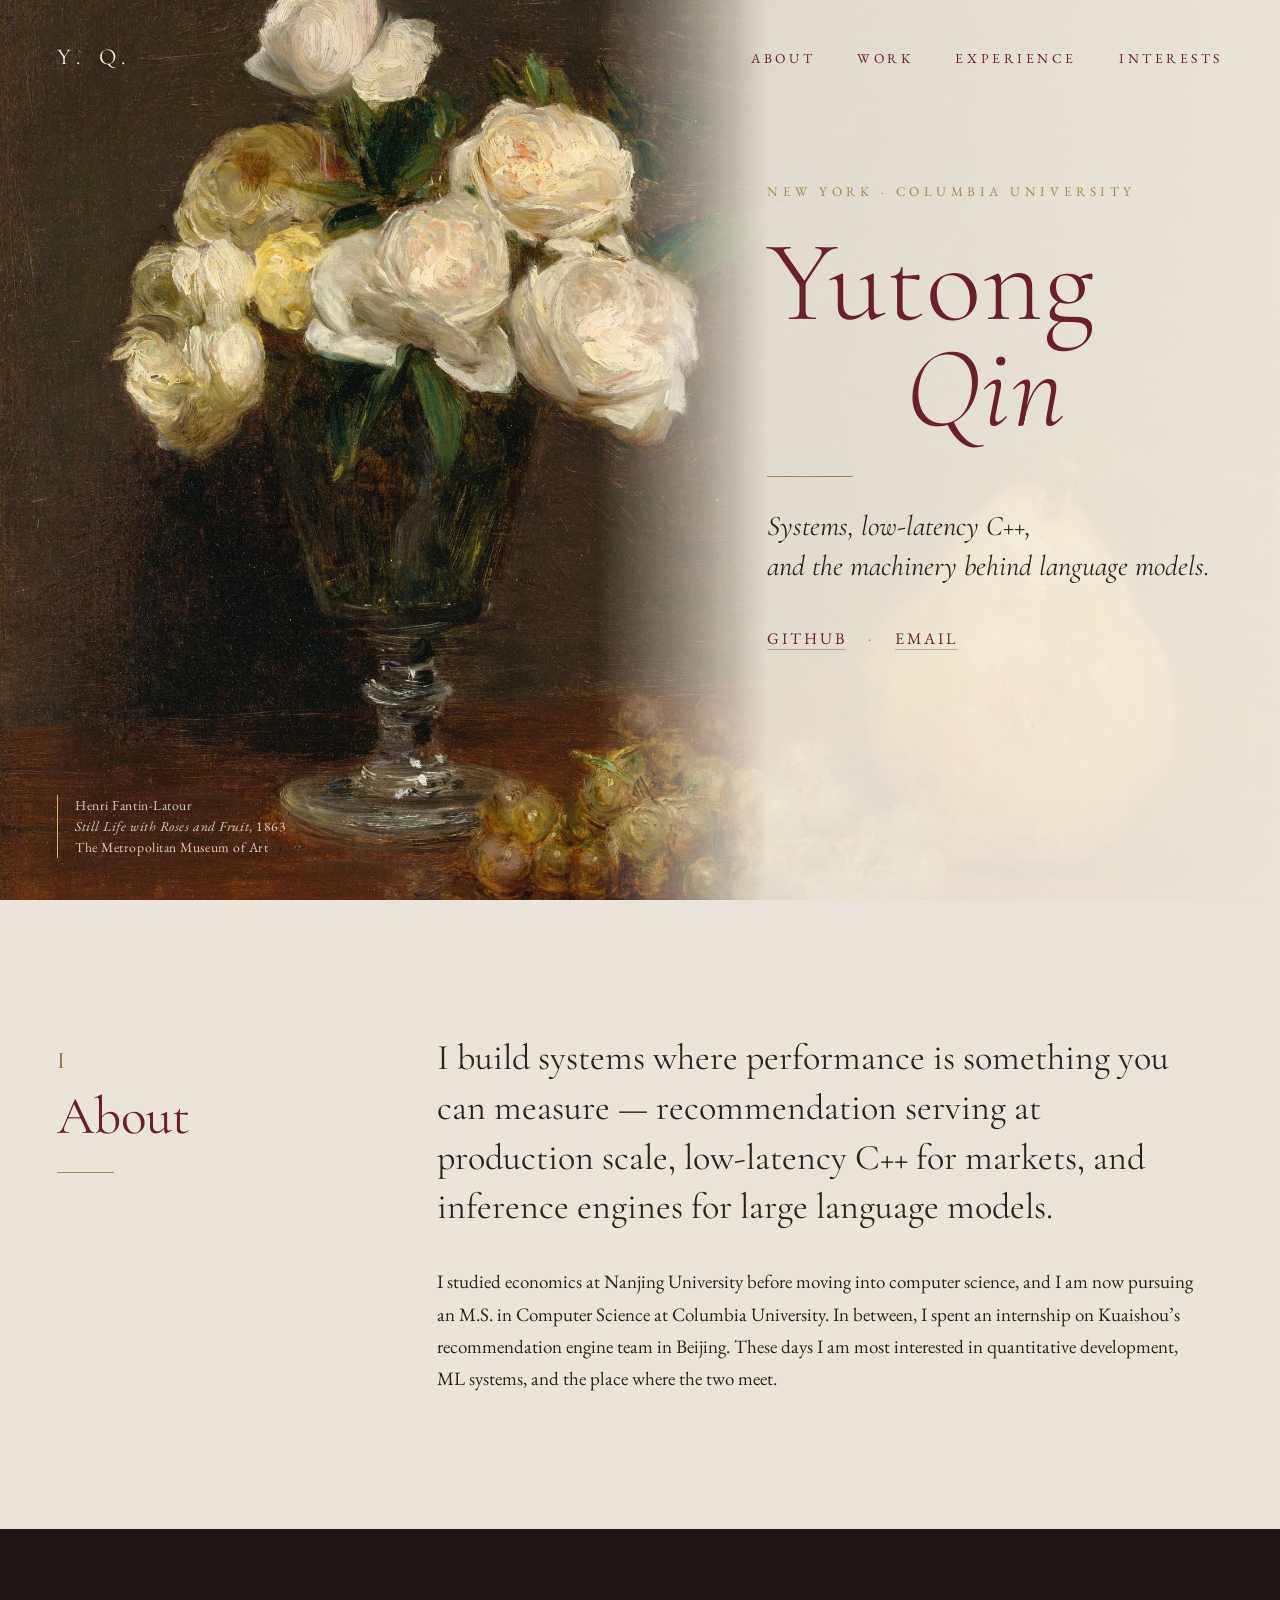
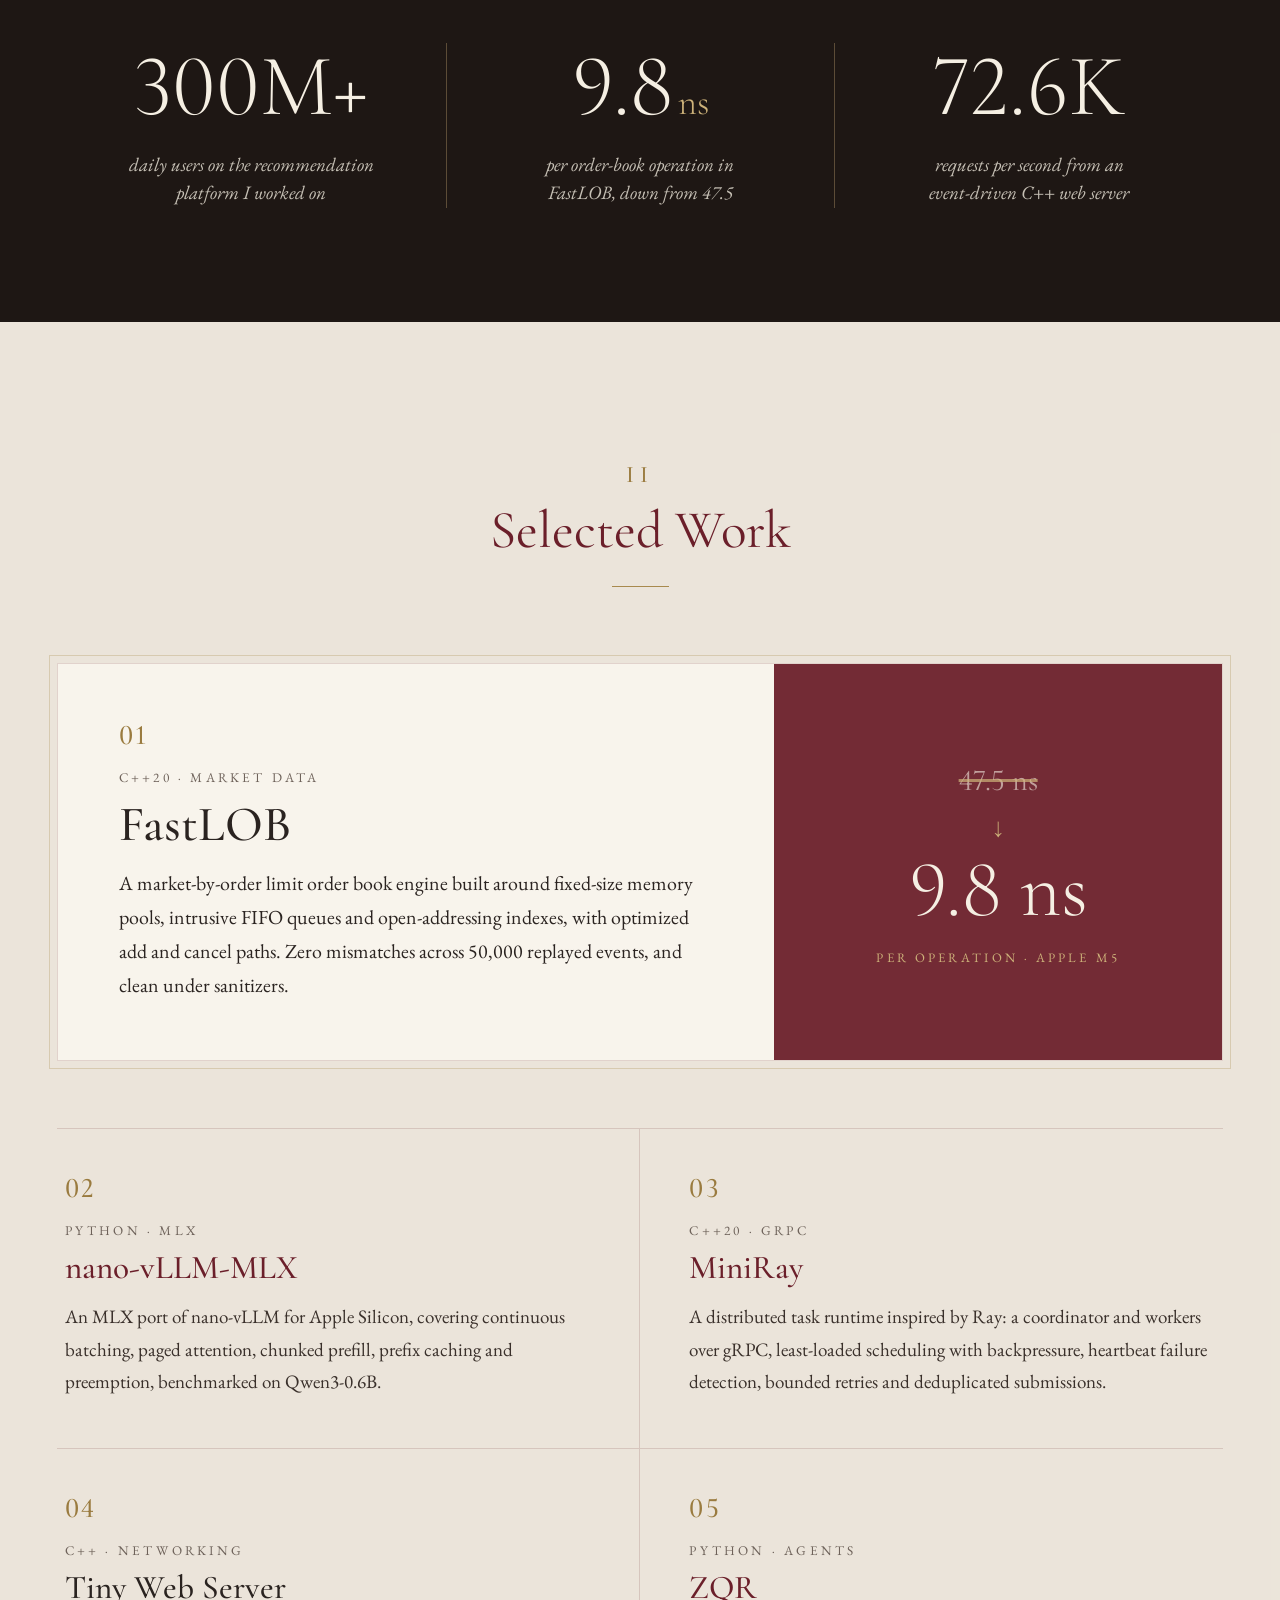
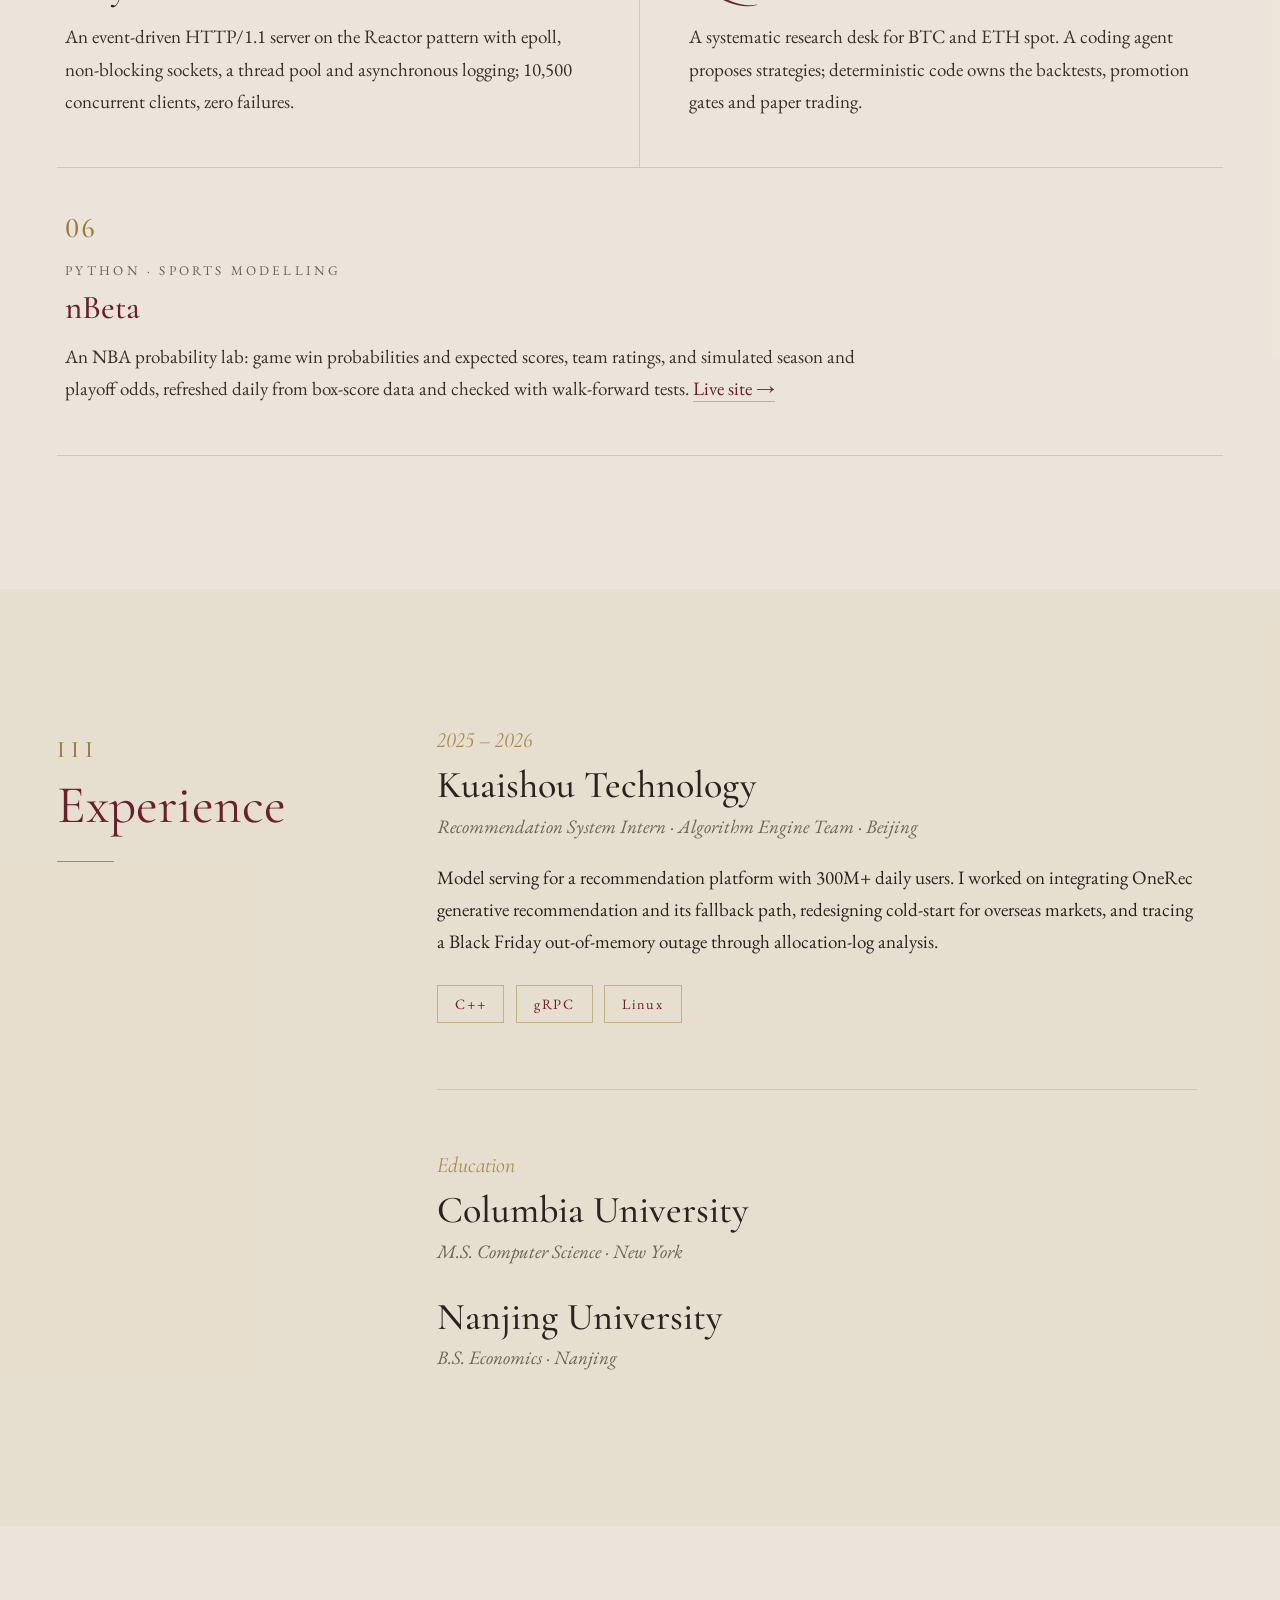
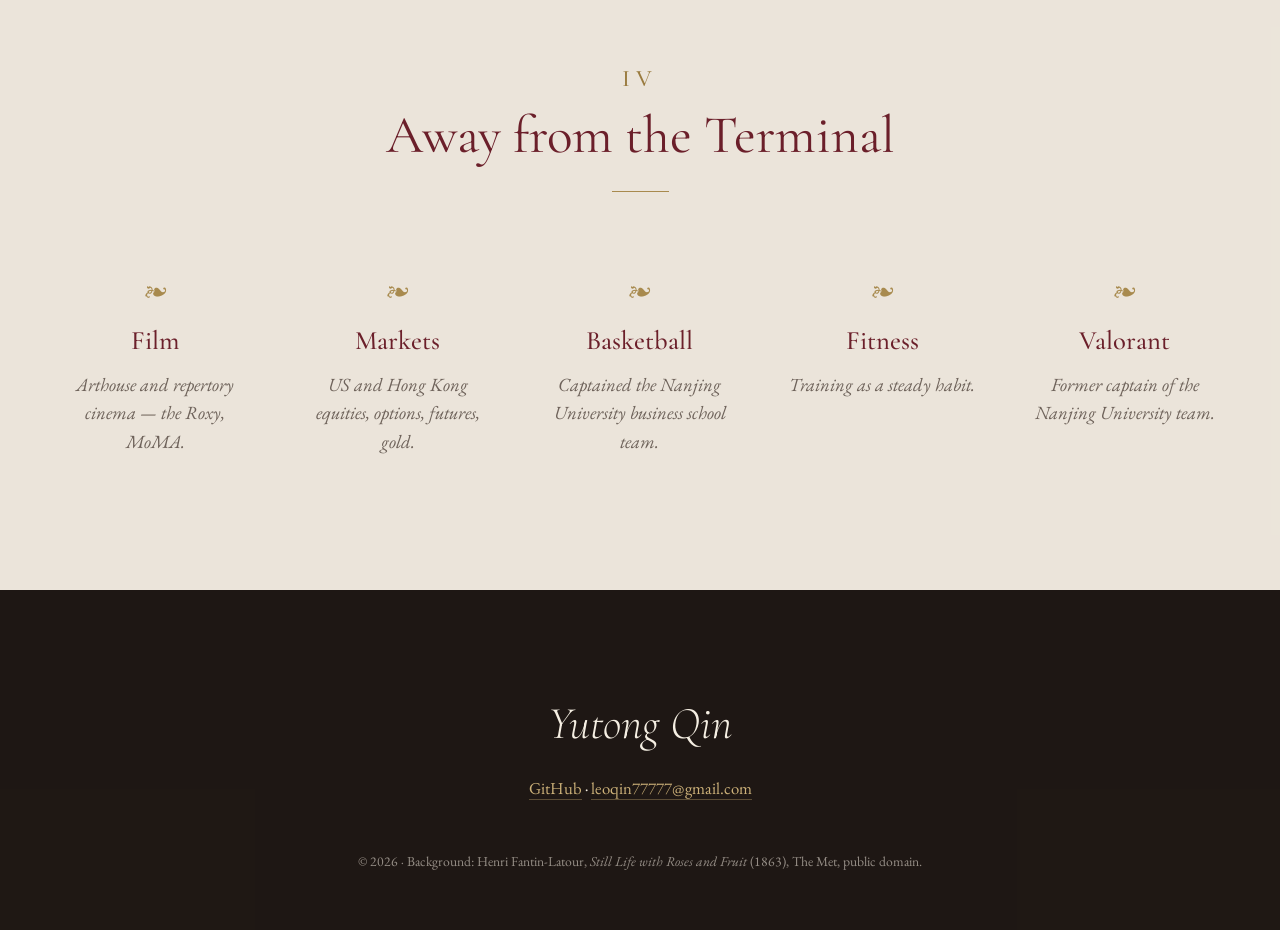
<file: index.html>
<!DOCTYPE html>
<html lang="en">
<head>
  <meta charset="utf-8">
  <meta name="viewport" content="width=device-width, initial-scale=1">
  <title>Yutong Qin</title>
  <meta name="description" content="Yutong Qin — Columbia MSCS. Systems, low-latency C++, LLM inference, and quantitative trading.">
  <link rel="preconnect" href="https://fonts.googleapis.com">
  <link rel="preconnect" href="https://fonts.gstatic.com" crossorigin>
  <link href="https://fonts.googleapis.com/css2?family=Cormorant+Garamond:ital,wght@0,300;0,400;0,500;0,600;1,300;1,400&family=EB+Garamond:ital,wght@0,400;0,500;1,400&display=swap" rel="stylesheet">
  <link rel="stylesheet" href="style.css?v=5">
</head>
<body>
  <div class="canvas" aria-hidden="true"></div>

  <!-- ─────────────── Hero ─────────────── -->
  <header class="hero">
    <nav class="topnav">
      <span class="mark">Y. Q.</span>
      <div class="navlinks">
        <a href="#about">About</a>
        <a href="#work">Work</a>
        <a href="#experience">Experience</a>
        <a href="#interests">Interests</a>
      </div>
    </nav>

    <div class="hero-text">
      <p class="label">New York &middot; Columbia University</p>
      <h1>Yutong<br><em>Qin</em></h1>
      <div class="hero-rule"></div>
      <p class="tagline">Systems, low-latency C++,<br>and the machinery behind language models.</p>
      <p class="hero-links">
        <a href="https://github.com/leoq77777">GitHub</a>
        <span>&middot;</span>
        <a href="mailto:leoqin77777@gmail.com">Email</a>
      </p>
    </div>

    <p class="plaque">
      Henri Fantin-Latour<br>
      <em>Still Life with Roses and Fruit</em>, 1863<br>
      The Metropolitan Museum of Art
    </p>
  </header>

  <!-- ─────────────── About ─────────────── -->
  <section id="about" class="band paper">
    <div class="wrap split">
      <div class="section-head">
        <span class="numeral">I</span>
        <h2>About</h2>
      </div>
      <div class="section-body">
        <p class="lead">
          I build systems where performance is something you can measure &mdash;
          recommendation serving at production scale, low-latency C++ for markets,
          and inference engines for large language models.
        </p>
        <p>
          I studied economics at Nanjing University before moving into computer science,
          and I am now pursuing an M.S. in Computer Science at Columbia University. In between, I spent an internship on
          Kuaishou&rsquo;s recommendation engine team in Beijing. These days I am most
          interested in quantitative development, ML systems, and the place where the two meet.
        </p>
      </div>
    </div>
  </section>

  <!-- ─────────────── Figures (over the painting) ─────────────── -->
  <section class="band dusk" aria-label="Selected figures">
    <div class="wrap figures">
      <div class="figure">
        <span class="fig-num">300M+</span>
        <span class="fig-label">daily users on the recommendation platform I worked on</span>
      </div>
      <div class="figure">
        <span class="fig-num">9.8<small>ns</small></span>
        <span class="fig-label">per order-book operation in FastLOB, down from 47.5</span>
      </div>
      <div class="figure">
        <span class="fig-num">72.6K</span>
        <span class="fig-label">requests per second from an event-driven C++ web server</span>
      </div>
    </div>
  </section>

  <!-- ─────────────── Work ─────────────── -->
  <section id="work" class="band paper">
    <div class="wrap">
      <div class="section-head centered">
        <span class="numeral">II</span>
        <h2>Selected Work</h2>
      </div>

      <article class="feature">
        <div class="feature-main">
          <span class="idx">01</span>
          <p class="kicker">C++20 &middot; Market data</p>
          <h3>FastLOB</h3>
          <p>
            A market-by-order limit order book engine built around fixed-size memory pools,
            intrusive FIFO queues and open-addressing indexes, with optimized add and cancel
            paths. Zero mismatches across 50,000 replayed events, and clean under sanitizers.
          </p>
        </div>
        <div class="feature-aside">
          <span class="from">47.5 ns</span>
          <span class="arrow">&darr;</span>
          <span class="to">9.8 ns</span>
          <span class="per">per operation &middot; Apple M5</span>
        </div>
      </article>

      <div class="cards">
        <article class="card">
          <span class="idx">02</span>
          <p class="kicker">Python &middot; MLX</p>
          <h3><a href="https://github.com/leoq77777/nano-vllm-mlx">nano-vLLM-MLX</a></h3>
          <p>An MLX port of nano-vLLM for Apple Silicon, covering continuous batching, paged
            attention, chunked prefill, prefix caching and preemption, benchmarked on Qwen3-0.6B.</p>
        </article>
        <article class="card">
          <span class="idx">03</span>
          <p class="kicker">C++20 &middot; gRPC</p>
          <h3><a href="https://github.com/leoq77777/miniRay">MiniRay</a></h3>
          <p>A distributed task runtime inspired by Ray: a coordinator and workers over gRPC,
            least-loaded scheduling with backpressure, heartbeat failure detection, bounded retries
            and deduplicated submissions.</p>
        </article>
        <article class="card">
          <span class="idx">04</span>
          <p class="kicker">C++ &middot; Networking</p>
          <h3>Tiny Web Server</h3>
          <p>An event-driven HTTP/1.1 server on the Reactor pattern with epoll, non-blocking
            sockets, a thread pool and asynchronous logging; 10,500 concurrent clients, zero failures.</p>
        </article>
        <article class="card">
          <span class="idx">05</span>
          <p class="kicker">Python &middot; Agents</p>
          <h3><a href="https://github.com/leoq77777/ZQR">ZQR</a></h3>
          <p>A systematic research desk for BTC and ETH spot. A coding agent proposes strategies;
            deterministic code owns the backtests, promotion gates and paper trading.</p>
        </article>
        <article class="card">
          <span class="idx">06</span>
          <p class="kicker">Python &middot; Sports modelling</p>
          <h3><a href="https://github.com/leoq77777/nbeta">nBeta</a></h3>
          <p>An NBA probability lab: game win probabilities and expected scores, team ratings,
            and simulated season and playoff odds, refreshed daily from box-score data and
            checked with walk-forward tests. <a href="https://leoq77777.github.io/nBeta/">Live site &rarr;</a></p>
        </article>
      </div>
    </div>
  </section>

  <!-- ─────────────── Experience ─────────────── -->
  <section id="experience" class="band ivory">
    <div class="wrap split">
      <div class="section-head">
        <span class="numeral">III</span>
        <h2>Experience</h2>
      </div>
      <div class="section-body">
        <article class="post">
          <p class="years">2025 &ndash; 2026</p>
          <h3>Kuaishou Technology</h3>
          <p class="role">Recommendation System Intern &middot; Algorithm Engine Team &middot; Beijing</p>
          <p>
            Model serving for a recommendation platform with 300M+ daily users. I worked on
            integrating OneRec generative recommendation and its fallback path, redesigning
            cold-start for overseas markets, and tracing a Black Friday out-of-memory outage
            through allocation-log analysis.
          </p>
          <ul class="tags">
            <li>C++</li>
            <li>gRPC</li>
            <li>Linux</li>
          </ul>
        </article>
        <article class="post">
          <p class="years">Education</p>
          <h3>Columbia University</h3>
          <p class="role">M.S. Computer Science &middot; New York</p>
          <h3 class="second">Nanjing University</h3>
          <p class="role">B.S. Economics &middot; Nanjing</p>
        </article>
      </div>
    </div>
  </section>

  <!-- ─────────────── Interests ─────────────── -->
  <section id="interests" class="band paper">
    <div class="wrap">
      <div class="section-head centered">
        <span class="numeral">IV</span>
        <h2>Away from the Terminal</h2>
      </div>
      <div class="interests">
        <div><span class="orn">&#10087;</span><h4>Film</h4><p>Arthouse and repertory cinema &mdash; the Roxy, MoMA.</p></div>
        <div><span class="orn">&#10087;</span><h4>Markets</h4><p>US and Hong Kong equities, options, futures, gold.</p></div>
        <div><span class="orn">&#10087;</span><h4>Basketball</h4><p>Captained the Nanjing University business school team.</p></div>
        <div><span class="orn">&#10087;</span><h4>Fitness</h4><p>Training as a steady habit.</p></div>
        <div><span class="orn">&#10087;</span><h4>Valorant</h4><p>Former captain of the Nanjing University team.</p></div>
      </div>
    </div>
  </section>

  <footer class="band dusk footer">
    <div class="wrap">
      <p class="sign">Yutong Qin</p>
      <p><a href="https://github.com/leoq77777">GitHub</a> &middot; <a href="mailto:leoqin77777@gmail.com">leoqin77777@gmail.com</a></p>
      <p class="fine">&copy; 2026 &middot; Background: Henri Fantin-Latour, <em>Still Life with Roses and Fruit</em> (1863), The Met, public domain.</p>
    </div>
  </footer>
</body>
</html>
</file>
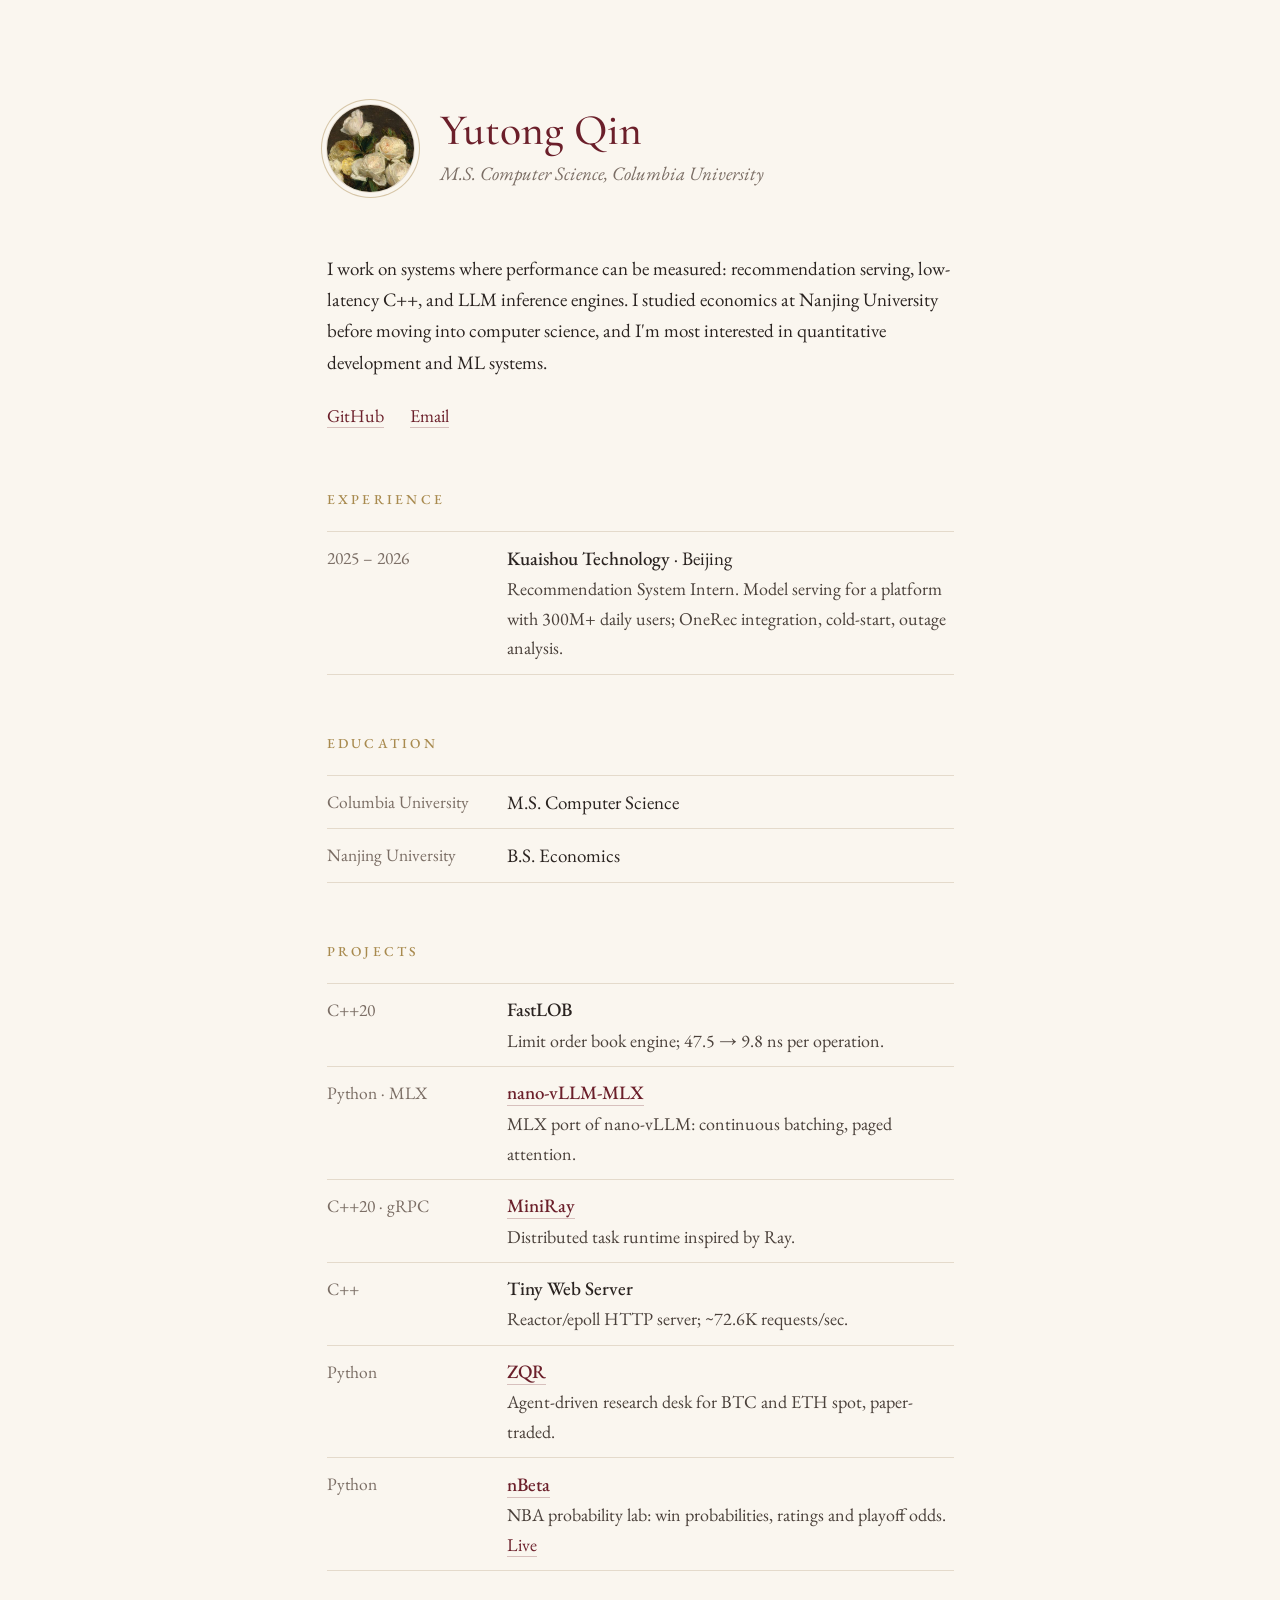
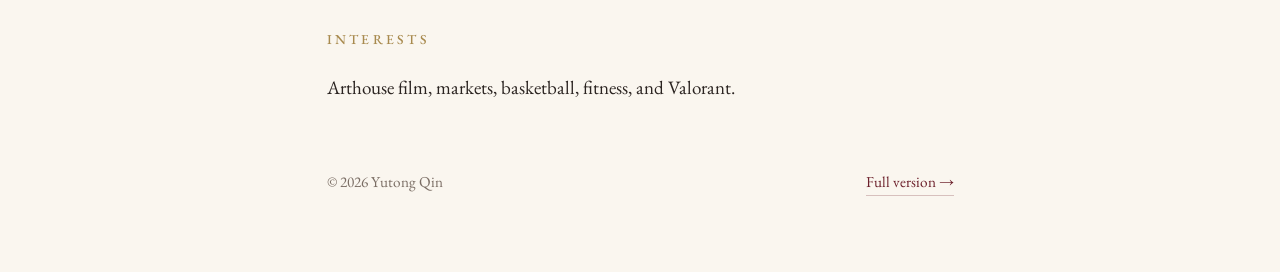
<file: simple/index.html>
<!DOCTYPE html>
<html lang="en">
<head>
  <meta charset="utf-8">
  <meta name="viewport" content="width=device-width, initial-scale=1">
  <title>Yutong Qin</title>
  <meta name="description" content="Yutong Qin — M.S. Computer Science, Columbia University.">
  <link rel="preconnect" href="https://fonts.googleapis.com">
  <link rel="preconnect" href="https://fonts.gstatic.com" crossorigin>
  <link href="https://fonts.googleapis.com/css2?family=Cormorant+Garamond:ital,wght@0,500;1,400&family=EB+Garamond:ital,wght@0,400;0,500;1,400&display=swap" rel="stylesheet">
  <style>
    :root { --ink:#2a2320; --muted:#7a6d64; --claret:#6b1f2a; --gold:#a88a4e; --hair:#e4dacb; --bg:#faf6ef; }
    * { box-sizing:border-box; margin:0; padding:0; }
    html { font-size:19px; }
    body {
      background:var(--bg); color:var(--ink);
      font-family:"EB Garamond", Garamond, "Times New Roman", serif;
      line-height:1.65; font-variant-numeric:lining-nums;
      -webkit-font-smoothing:antialiased;
    }
    main { max-width:36rem; margin:0 auto; padding:5.5rem 1.5rem 4rem; }
    a { color:var(--claret); text-decoration:none; border-bottom:1px solid rgba(107,31,42,.25); }
    a:hover { border-bottom-color:var(--claret); }

    header { display:flex; align-items:center; gap:1.4rem; margin-bottom:3.2rem; }
    header img { width:4.6rem; height:4.6rem; border-radius:50%; object-fit:cover; flex:none;
                 box-shadow:0 0 0 1px var(--hair), 0 0 0 5px var(--bg), 0 0 0 6px rgba(168,138,78,.45); }
    h1 { font-family:"Cormorant Garamond", serif; font-weight:500; font-size:2.3rem; line-height:1.1; color:var(--claret); }
    .sub { color:var(--muted); font-style:italic; margin-top:.15rem; }

    p + p { margin-top:.9rem; }
    .links { margin-top:1.2rem; font-size:.95rem; }
    .links a + a { margin-left:1.2rem; }

    h2 {
      font-size:.72rem; font-weight:500; letter-spacing:.24em; text-transform:uppercase;
      color:var(--gold); margin:3rem 0 1.1rem;
    }

    ul { list-style:none; }
    li { display:grid; grid-template-columns:8.5rem 1fr; gap:1rem; padding:.55rem 0; border-top:1px solid var(--hair); }
    li:last-child { border-bottom:1px solid var(--hair); }
    .k { color:var(--muted); font-size:.92rem; padding-top:.08rem; }
    .t { font-weight:500; }
    .d { display:block; color:#4a403a; font-size:.95rem; }

    footer { margin-top:3.5rem; font-size:.8rem; color:var(--muted); display:flex; justify-content:space-between; gap:1rem; flex-wrap:wrap; }

    @media (max-width:560px) {
      html { font-size:17px; }
      main { padding-top:3rem; }
      li { grid-template-columns:1fr; gap:0; }
    }
  </style>
</head>
<body>
  <main>
    <header>
      <img src="roses.jpg" alt="">
      <div>
        <h1>Yutong Qin</h1>
        <p class="sub">M.S. Computer Science, Columbia University</p>
      </div>
    </header>

    <p>
      I work on systems where performance can be measured: recommendation serving,
      low-latency C++, and LLM inference engines. I studied economics at Nanjing University
      before moving into computer science, and I'm most interested in quantitative
      development and ML systems.
    </p>
    <p class="links">
      <a href="https://github.com/leoq77777">GitHub</a>
      <a href="mailto:leoqin77777@gmail.com">Email</a>
    </p>

    <h2>Experience</h2>
    <ul>
      <li><span class="k">2025 – 2026</span>
        <span><span class="t">Kuaishou Technology</span> · Beijing
        <span class="d">Recommendation System Intern. Model serving for a platform with 300M+ daily users; OneRec integration, cold-start, outage analysis.</span></span></li>
    </ul>

    <h2>Education</h2>
    <ul>
      <li><span class="k">Columbia University</span><span>M.S. Computer Science</span></li>
      <li><span class="k">Nanjing University</span><span>B.S. Economics</span></li>
    </ul>

    <h2>Projects</h2>
    <ul>
      <li><span class="k">C++20</span>
        <span><span class="t">FastLOB</span>
        <span class="d">Limit order book engine; 47.5 → 9.8 ns per operation.</span></span></li>
      <li><span class="k">Python · MLX</span>
        <span><a class="t" href="https://github.com/leoq77777/nano-vllm-mlx">nano-vLLM-MLX</a>
        <span class="d">MLX port of nano-vLLM: continuous batching, paged attention.</span></span></li>
      <li><span class="k">C++20 · gRPC</span>
        <span><a class="t" href="https://github.com/leoq77777/miniRay">MiniRay</a>
        <span class="d">Distributed task runtime inspired by Ray.</span></span></li>
      <li><span class="k">C++</span>
        <span><span class="t">Tiny Web Server</span>
        <span class="d">Reactor/epoll HTTP server; ~72.6K requests/sec.</span></span></li>
      <li><span class="k">Python</span>
        <span><a class="t" href="https://github.com/leoq77777/ZQR">ZQR</a>
        <span class="d">Agent-driven research desk for BTC and ETH spot, paper-traded.</span></span></li>
      <li><span class="k">Python</span>
        <span><a class="t" href="https://github.com/leoq77777/nbeta">nBeta</a>
        <span class="d">NBA probability lab: win probabilities, ratings and playoff odds. <a href="https://leoq77777.github.io/nBeta/">Live</a></span></span></li>
    </ul>

    <h2>Interests</h2>
    <p>Arthouse film, markets, basketball, fitness, and Valorant.</p>

    <footer>
      <span>© 2026 Yutong Qin</span>
      <a href="../">Full version →</a>
    </footer>
  </main>
</body>
</html>
</file>
<file: style.css>
/* Yutong Qin — personal page
   Palette after The Age of Innocence: ivory linen, claret, tarnished gold, and the
   brown-black ground of a Fantin-Latour still life. */

:root {
  --ivory: #f5efe3;
  --paper: rgba(246, 240, 229, 0.95);
  --ink: #2a2320;
  --muted: #6e625a;
  --claret: #6b1f2a;
  --gold: #a88a4e;
  --gold-soft: #cdb27a;
  --night: 28, 21, 18;
  --hair: rgba(107, 31, 42, 0.16);
  --wrap: 70rem;
}

* { box-sizing: border-box; margin: 0; padding: 0; }
html { font-size: 19px; }

body {
  background: #2a211c;
  font-variant-numeric: lining-nums;
  color: var(--ink);
  font-family: "EB Garamond", Garamond, "Times New Roman", serif;
  line-height: 1.7;
  -webkit-font-smoothing: antialiased;
  text-rendering: optimizeLegibility;
}

a { color: var(--claret); text-decoration: none; border-bottom: 1px solid rgba(107, 31, 42, 0.3); }
a:hover { border-bottom-color: currentColor; }

/* The painting sits fixed behind everything; bands are windows onto it */
.canvas {
  position: fixed;
  inset: 0;
  z-index: -1;
  background: url("assets/bg.jpg") 30% center / cover no-repeat;
}

.wrap { max-width: var(--wrap); margin: 0 auto; padding: 0 3rem; }
.band { position: relative; padding: 7rem 0; }
.paper { background: var(--paper); }
.ivory { background: rgba(239, 230, 214, 0.96); }
.dusk  { background: rgba(var(--night), 0.74); color: var(--ivory); }

/* ─────────────── Hero ─────────────── */
.hero {
  position: relative;
  min-height: 100vh;
  display: grid;
  grid-template-columns: 1fr minmax(36rem, 50%);
  grid-template-rows: auto 1fr auto;
}
/* ivory veil anchored to the text column: transparent → opaque over its first 8rem */
.hero::before {
  content: "";
  grid-column: 2;
  grid-row: 1 / -1;
  background: linear-gradient(90deg,
              rgba(245, 239, 227, 0) 0,
              rgba(245, 239, 227, 0.9) 9rem,
              rgba(245, 239, 227, 0.95) 100%);
}
.hero > * { position: relative; }

.topnav {
  grid-column: 1 / -1;
  grid-row: 1;
  display: flex;
  justify-content: space-between;
  align-items: center;
  padding: 2rem 3rem;
}
.mark {
  font-family: "Cormorant Garamond", serif;
  font-size: 1.2rem;
  letter-spacing: 0.3em;
  color: var(--ivory);
}
.navlinks a {
  margin-left: 2rem;
  font-size: 0.72rem;
  letter-spacing: 0.26em;
  text-transform: uppercase;
  color: var(--claret);
  border: none;
}
.navlinks a:hover { color: var(--gold); }

.hero-text {
  grid-column: 2;
  grid-row: 2;
  align-self: center;
  padding: 0 3rem 4rem 9rem;
}

.label {
  font-size: 0.7rem;
  letter-spacing: 0.34em;
  text-transform: uppercase;
  color: var(--gold);
}

h1 {
  font-family: "Cormorant Garamond", serif;
  font-weight: 300;
  font-size: clamp(4.5rem, 9vw, 7.5rem);
  line-height: 0.92;
  letter-spacing: 0.01em;
  color: var(--claret);
  margin: 1.4rem 0 1.8rem;
}
h1 em { font-style: italic; padding-left: 1.2em; }

.hero-rule { width: 4.5rem; height: 1px; background: var(--gold); margin-bottom: 1.6rem; }

.tagline {
  font-family: "Cormorant Garamond", serif;
  font-style: italic;
  font-size: 1.5rem;
  line-height: 1.4;
  color: var(--ink);
}

.hero-links { margin-top: 2rem; font-size: 0.85rem; letter-spacing: 0.18em; text-transform: uppercase; }
.hero-links span { color: var(--gold); margin: 0 0.8rem; }

.plaque {
  grid-column: 1;
  grid-row: 3;
  margin: 0 0 2.2rem 3rem;
  padding-left: 0.9rem;
  border-left: 1px solid var(--gold-soft);
  font-size: 0.72rem;
  line-height: 1.55;
  letter-spacing: 0.04em;
  color: rgba(245, 239, 227, 0.82);
}

/* ─────────────── Section heads ─────────────── */
.section-head { margin-bottom: 3rem; }
.section-head.centered { text-align: center; margin-bottom: 4rem; }

.numeral {
  display: block;
  font-family: "Cormorant Garamond", serif;
  font-weight: 500;
  font-size: 1.25rem;
  letter-spacing: 0.25em;
  color: #9a7b3f;
  margin-bottom: 0.3rem;
}

h2 {
  font-family: "Cormorant Garamond", serif;
  font-weight: 400;
  font-size: 2.8rem;
  line-height: 1.1;
  color: var(--claret);
}
.section-head.centered h2::after {
  content: "";
  display: block;
  width: 3rem;
  height: 1px;
  margin: 1.4rem auto 0;
  background: var(--gold);
}

.split {
  display: grid;
  grid-template-columns: 16rem 1fr;
  gap: 4rem;
}
.split .section-head { position: relative; padding-top: 0.4rem; }
.split .section-head::after {
  content: "";
  display: block;
  width: 3rem;
  height: 1px;
  margin-top: 1.4rem;
  background: var(--gold);
}
.section-body { max-width: 40rem; }
.section-body p + p { margin-top: 1rem; }

.lead {
  font-family: "Cormorant Garamond", serif;
  font-size: 1.9rem;
  font-weight: 400;
  line-height: 1.38;
  color: var(--ink);
  margin-bottom: 1.8rem;
}

/* ─────────────── Figures ─────────────── */
.dusk.band:not(.footer) { padding: 6rem 0; }
.figures {
  display: grid;
  grid-template-columns: repeat(3, 1fr);
}
.figure {
  padding: 0 2.5rem;
  text-align: center;
  border-left: 1px solid rgba(205, 178, 122, 0.35);
}
.figure:first-child { border-left: none; }
.fig-num {
  display: block;
  font-family: "Cormorant Garamond", serif;
  font-weight: 300;
  font-size: 4.6rem;
  line-height: 1;
  color: var(--ivory);
}
.fig-num small { font-size: 0.42em; margin-left: 0.15em; color: var(--gold-soft); }
.fig-label {
  display: block;
  max-width: 15rem;
  margin: 1.1rem auto 0;
  font-size: 1rem;
  line-height: 1.5;
  text-wrap: balance;
  font-style: italic;
  color: rgba(245, 239, 227, 0.78);
}

/* ─────────────── Work ─────────────── */
.idx {
  display: block;
  font-family: "Cormorant Garamond", serif;
  font-weight: 500;
  font-size: 1.5rem;
  line-height: 1;
  letter-spacing: 0.08em;
  color: #9a7b3f;
}
.kicker {
  font-size: 0.7rem;
  letter-spacing: 0.24em;
  text-transform: uppercase;
  color: var(--muted);
  margin: 0.9rem 0 0.3rem;
}
h3 {
  font-family: "Cormorant Garamond", serif;
  font-weight: 500;
  font-size: 1.75rem;
  line-height: 1.2;
  margin-bottom: 0.7rem;
}
h3 a { border: none; }
h3 a:hover { color: var(--gold); }

.feature {
  display: grid;
  grid-template-columns: 1.6fr 1fr;
  background: rgba(255, 252, 246, 0.7);
  border: 1px solid var(--hair);
  outline: 1px solid rgba(168, 138, 78, 0.3);
  outline-offset: 7px;
  margin-bottom: 3.5rem;
}
.feature-main { padding: 3rem 3rem 3rem 3.2rem; }
.feature-main h3 { font-size: 2.6rem; }
.feature-aside {
  display: flex;
  flex-direction: column;
  justify-content: center;
  align-items: center;
  padding: 2.5rem;
  background: rgba(107, 31, 42, 0.94);
  color: var(--ivory);
  text-align: center;
}
.feature-aside .from {
  font-family: "Cormorant Garamond", serif;
  font-size: 1.6rem;
  color: rgba(245, 239, 227, 0.6);
  text-decoration: line-through;
  text-decoration-color: rgba(205, 178, 122, 0.7);
}
.feature-aside .arrow { color: var(--gold-soft); margin: 0.3rem 0; }
.feature-aside .to {
  font-family: "Cormorant Garamond", serif;
  font-weight: 300;
  font-size: 4.2rem;
  line-height: 1;
}
.feature-aside .per {
  margin-top: 0.9rem;
  font-size: 0.68rem;
  letter-spacing: 0.24em;
  text-transform: uppercase;
  color: var(--gold-soft);
}

.cards {
  display: grid;
  grid-template-columns: repeat(2, 1fr);
  gap: 0;
  border-top: 1px solid var(--hair);
}
.card {
  padding: 2.4rem 2.6rem 2.6rem;
  border-bottom: 1px solid var(--hair);
}
.card:nth-child(odd) { border-right: 1px solid var(--hair); padding-left: 0.4rem; }
.card:nth-child(even) { padding-right: 0.4rem; }
.card:last-child:nth-child(odd) { grid-column: 1 / -1; border-right: none; padding-right: 0.4rem; }
.card:last-child:nth-child(odd) p:last-child { max-width: 44rem; }
.card p:last-child { color: #3a302b; font-size: 1rem; }
.feature-main p:last-child { font-size: 1.05rem; }

/* ─────────────── Experience ─────────────── */
.post + .post { margin-top: 3.5rem; padding-top: 3rem; border-top: 1px solid var(--hair); }
.years {
  font-family: "Cormorant Garamond", serif;
  font-style: italic;
  font-size: 1.15rem;
  color: var(--gold);
  margin-bottom: 0.2rem;
}
.post h3 { font-size: 2rem; margin-bottom: 0.1rem; }
.post h3.second { margin-top: 1.4rem; }
.role { font-style: italic; color: var(--muted); margin-bottom: 1rem; }
.post .role + p { margin-top: 0; }
.tags { list-style: none; display: flex; flex-wrap: wrap; gap: 0.6rem; margin-top: 1.4rem; }
.tags li {
  font-size: 0.75rem;
  letter-spacing: 0.12em;
  padding: 0.3rem 0.9rem;
  border: 1px solid rgba(168, 138, 78, 0.55);
  color: var(--claret);
}

/* ─────────────── Interests ─────────────── */
.interests {
  display: grid;
  grid-template-columns: repeat(5, 1fr);
  gap: 2.4rem;
  text-align: center;
}
.orn { display: block; color: var(--gold); font-size: 1.2rem; margin-bottom: 0.6rem; }
h4 {
  font-family: "Cormorant Garamond", serif;
  font-weight: 500;
  font-size: 1.4rem;
  color: var(--claret);
  margin-bottom: 0.4rem;
}
.interests p { font-size: 0.98rem; font-style: italic; color: var(--muted); line-height: 1.55; }

/* ─────────────── Footer ─────────────── */
.footer { padding: 5rem 0 3rem; text-align: center; font-size: 0.88rem; }
.footer a { color: var(--gold-soft); border-bottom-color: rgba(205, 178, 122, 0.35); }
.sign {
  font-family: "Cormorant Garamond", serif;
  font-style: italic;
  font-weight: 300;
  font-size: 2.4rem;
  margin-bottom: 0.6rem;
}
.fine { margin-top: 2.5rem; font-size: 0.72rem; color: rgba(245, 239, 227, 0.55); }

/* ─────────────── Responsive ─────────────── */
@media (max-width: 900px) {
  .hero { grid-template-columns: 1fr; background: linear-gradient(180deg,
            rgba(245, 239, 227, 0.05) 0%, rgba(245, 239, 227, 0.05) 18%, rgba(245, 239, 227, 0.9) 40%, rgba(245, 239, 227, 0.96) 100%); }
  .hero::before { grid-column: 1; background: none; }
  .hero-text { grid-column: 1; padding: 14rem 2rem 2rem; }
  .plaque { margin-left: 2rem; color: var(--muted); }
  .split { grid-template-columns: 1fr; gap: 0; }
  .feature { grid-template-columns: 1fr; }
  .interests { grid-template-columns: repeat(2, 1fr); }
}
@media (max-width: 640px) {
  html { font-size: 16px; }
  .wrap { padding: 0 1.4rem; }
  .band { padding: 5rem 0; }
  .navlinks { display: none; }
  .topnav { padding: 1.4rem; }
  .figures { grid-template-columns: 1fr; gap: 2.5rem; }
  .figure { border-left: none; }
  .cards { grid-template-columns: 1fr; }
  .card, .card:nth-child(odd), .card:nth-child(even) { border-right: none; padding: 2rem 0; }
  .feature-main { padding: 2rem 1.6rem; }
  .interests { grid-template-columns: 1fr; }
}
</file>
